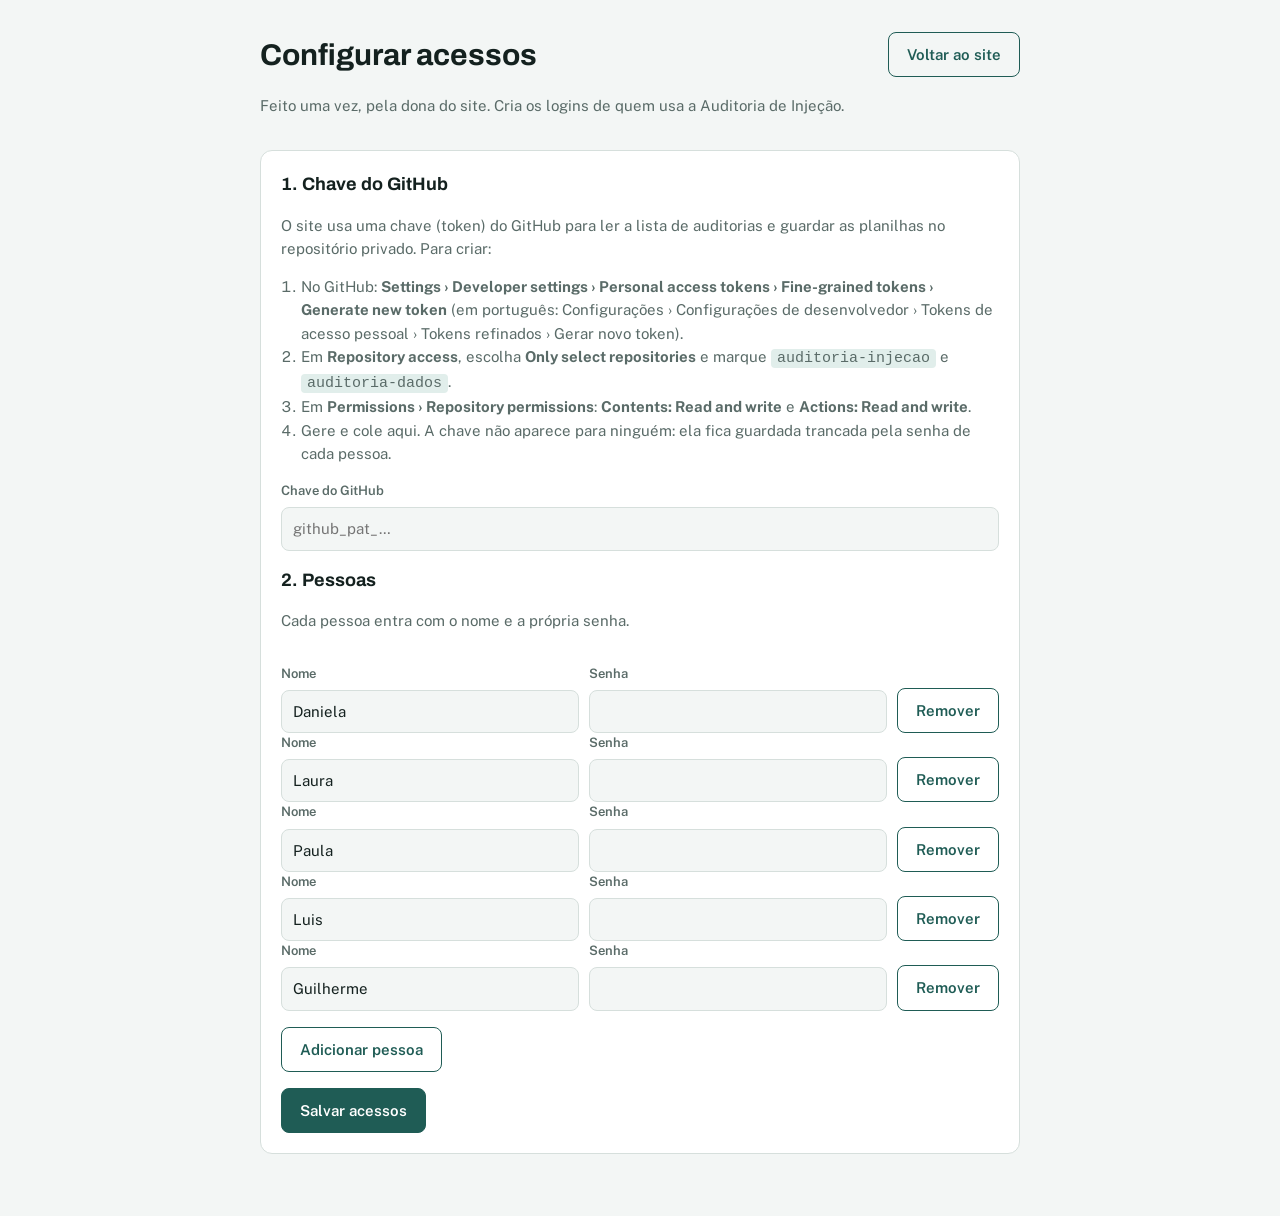
<file: configurar.html>
<!doctype html>
<html lang="pt-BR"><head><meta charset="utf-8"><meta name="viewport" content="width=device-width,initial-scale=1">
<title>Configurar acessos · Auditoria de Injeção</title><meta name="robots" content="noindex">
<link rel="stylesheet" href="https://fonts.googleapis.com/css2?family=Archivo:wght@700;800&family=Public+Sans:wght@400;500;600&display=swap">
<style>
:root{--bg:#f3f6f5;--surface:#fff;--ink:#14211f;--muted:#5a6b68;--line:#d6dfdc;--grid:#1f5c55;--grid-soft:#e1eeeb;--warn:#a4481f;--warn-soft:#fbe9e0;--ok:#2b7a3d;--ok-soft:#e3f2e6}
@media (prefers-color-scheme:dark){:root{--bg:#0f1716;--surface:#16211f;--ink:#e4ecea;--muted:#94a6a2;--line:#2a3a37;--grid:#5fbcae;--grid-soft:#1a2f2c;--warn:#e88a63;--warn-soft:#2e1c14;--ok:#7fd08f;--ok-soft:#173022;color-scheme:dark}}
*{box-sizing:border-box}body{margin:0;background:var(--bg);color:var(--ink);font:15px/1.55 "Public Sans",system-ui,sans-serif;padding:32px max(16px,env(safe-area-inset-left,0px)) 64px}
.wrap{max-width:760px;margin:0 auto;display:flex;flex-direction:column;gap:18px}
h1,h2{font-family:Archivo,sans-serif;margin:0}h1{font-size:30px}h2{font-size:18px}
.top{display:flex;justify-content:space-between;gap:12px;flex-wrap:wrap;align-items:flex-start}
.sub,.muted{color:var(--muted)}ol{margin:6px 0 0;padding-left:20px}
.card{background:var(--surface);border:1px solid var(--line);border-radius:12px;padding:20px;display:flex;flex-direction:column;gap:16px}
.field{display:flex;flex-direction:column;gap:6px}label{font-size:13px;font-weight:600;color:var(--muted)}
input{font:inherit;color:var(--ink);background:var(--bg);border:1px solid var(--line);border-radius:8px;padding:9px 11px;width:100%}
.user{display:grid;grid-template-columns:1fr 1fr auto;gap:10px;align-items:end}@media(max-width:520px){.user{grid-template-columns:1fr}}
.btn{font:inherit;font-weight:600;border-radius:8px;padding:10px 18px;border:1px solid var(--grid);background:var(--grid);color:#fff;cursor:pointer;text-decoration:none;display:inline-block}
.btn.ghost{background:transparent;color:var(--grid)}.btn:disabled{opacity:.5}
.note{background:var(--warn-soft);border-radius:8px;padding:10px 14px}.ok{background:var(--ok-soft);border-radius:8px;padding:10px 14px}
code{background:var(--grid-soft);padding:1px 6px;border-radius:4px}
</style></head>
<body>
<div class="wrap">
  <header class="top"><div><h1>Configurar acessos</h1><p class="sub">Feito uma vez, pela dona do site. Cria os logins de quem usa a Auditoria de Injeção.</p></div>
    <a class="btn ghost" href="./">Voltar ao site</a></header>
  <section class="card">
    <div><h2>1. Chave do GitHub</h2>
      <p class="muted">O site usa uma chave (token) do GitHub para ler a lista de auditorias e guardar as planilhas no repositório privado. Para criar:</p>
      <ol class="muted">
        <li>No GitHub: <b>Settings › Developer settings › Personal access tokens › Fine-grained tokens › Generate new token</b> (em português: Configurações › Configurações de desenvolvedor › Tokens de acesso pessoal › Tokens refinados › Gerar novo token).</li>
        <li>Em <b>Repository access</b>, escolha <b>Only select repositories</b> e marque <code>auditoria-injecao</code> e <code>auditoria-dados</code>.</li>
        <li>Em <b>Permissions › Repository permissions</b>: <b>Contents: Read and write</b> e <b>Actions: Read and write</b>.</li>
        <li>Gere e cole aqui. A chave não aparece para ninguém: ela fica guardada trancada pela senha de cada pessoa.</li>
      </ol></div>
    <div class="field"><label for="token">Chave do GitHub</label><input id="token" type="password" autocomplete="off" placeholder="github_pat_…"></div>
    <div><h2>2. Pessoas</h2><p class="muted">Cada pessoa entra com o nome e a própria senha.</p></div>
    <div id="users"></div>
    <div><button class="btn ghost" type="button" id="add">Adicionar pessoa</button></div>
    <div id="msg" hidden></div>
    <div><button class="btn" type="button" id="salvar">Salvar acessos</button></div>
  </section>
</div>
<script src="comum.js"></script>
<script>
const $ = s => document.querySelector(s); let n = 0;
function linha(nome = "", senha = "") {
  const i = n++, d = document.createElement("div"); d.className = "user";
  d.innerHTML = `<div class="field"><label for="u${i}">Nome</label><input id="u${i}" class="nome" type="text"></div>
    <div class="field"><label for="s${i}">Senha</label><input id="s${i}" class="senha" type="password" autocomplete="new-password"></div>
    <button class="btn ghost" type="button">Remover</button>`;
  d.querySelector(".nome").value = nome; d.querySelector(".senha").value = senha;
  d.querySelector("button").onclick = () => d.remove(); $("#users").appendChild(d);
}
["Daniela", "Laura", "Paula", "Luis", "Guilherme"].forEach(x => linha(x));
$("#add").onclick = () => linha();
function msg(html, erro) { const m = $("#msg"); m.className = erro ? "note" : "ok"; m.innerHTML = html; m.hidden = false; }
$("#salvar").onclick = async () => {
  const token = $("#token").value.trim();
  const pessoas = [...document.querySelectorAll(".user")].map(d => ({ nome: d.querySelector(".nome").value.trim(), senha: d.querySelector(".senha").value })).filter(p => p.nome);
  if (!token) return msg("<b>Falta a chave.</b> Cole a chave do GitHub no passo 1.", true);
  if (!pessoas.length || pessoas.some(p => !p.senha)) return msg("<b>Falta senha.</b> Cada pessoa precisa de uma senha.", true);
  const b = $("#salvar"); b.disabled = true; msg("Testando a chave…");
  try { await gh(token, "GET", conteudo(REPO_DADOS, "registro.json")); }
  catch (e) { b.disabled = false; return msg(e.status === 401 ? "<b>Chave inválida.</b> Confira se copiou a chave inteira." : e.status === 404 ? "<b>A chave não alcança o repositório de dados.</b> Marque <code>auditoria-dados</code> em Repository access." : "<b>Não consegui testar a chave:</b> " + e.message, true); }
  msg("Trancando a chave com a senha de cada pessoa… (leva alguns segundos)");
  try {
    const usuarios = {};
    for (const p of pessoas) usuarios[p.nome] = await cifrar(JSON.stringify({ token }), p.senha);
    const arquivo = JSON.stringify({ versao: 1, atualizado_em: new Date().toISOString(), usuarios }, null, 1);
    let sha; try { sha = (await (await gh(token, "GET", conteudo(REPO_SITE, "acessos.json"))).json()).sha; } catch (_) {}
    await gh(token, "PUT", conteudo(REPO_SITE, "acessos.json"), { message: "Atualiza acessos da Auditoria de Injeção", content: bytesParaBase64(new TextEncoder().encode(arquivo)), ...(sha ? { sha } : {}) });
    $("#token").value = ""; document.querySelectorAll(".senha").forEach(i => i.value = "");
    msg(`Acessos salvos para <b>${pessoas.map(p => p.nome).join(", ")}</b>. Em 1 ou 2 minutos o site já aceita os logins. <a href="./">Ir para o site</a>.`);
  } catch (e) {
    msg(e.status === 404 || e.status === 403 ? "<b>A chave não pode gravar no site.</b> Marque também <code>auditoria-injecao</code> em Repository access, com Contents: Read and write." : "<b>Não consegui salvar:</b> " + e.message, true);
  } finally { b.disabled = false; }
};
</script>
</body></html>
</file>
